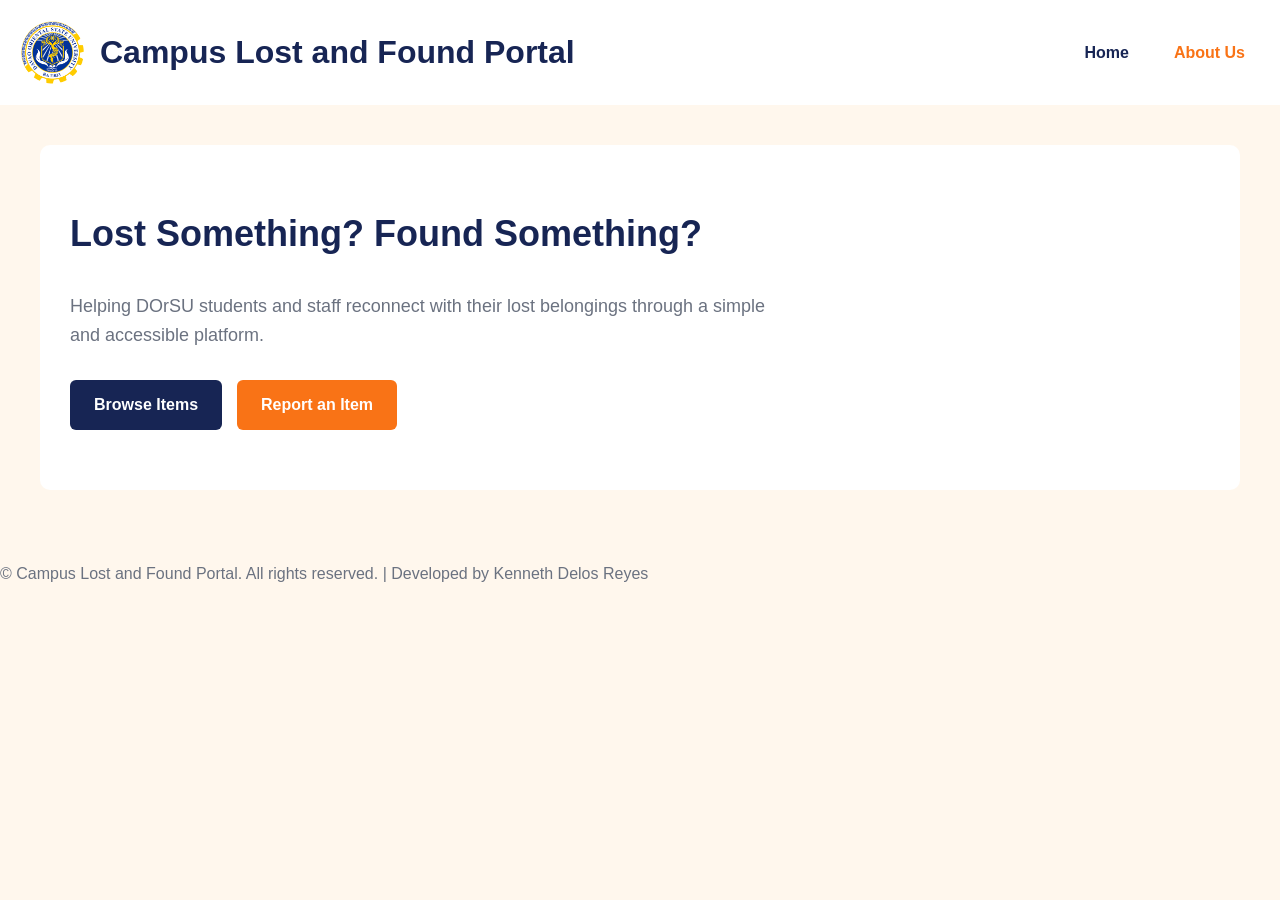
<file: website_using_html_css_js/index.html>
<?xml version="1.0" encoding="UTF-8"?>
<!DOCTYPE html PUBLIC "-//W3C//DTD XHTML 1.0 Strict//EN" "http://www.w3.org/TR/xhtml1/DTD/xhtml1-strict.dtd">

<html xmlns="http://www.w3.org/1999/xhtml" xml:lang="en" lang="en">

<head>
    <meta http-equiv="Content-Type" content="text/html; charset=UTF-8" />
    <title>Home</title>
    <link rel="stylesheet" type="text/css" href="css/main.css" />
    <link rel="stylesheet" type="text/css" href="css/responsive.css" />
    <link rel="stylesheet" type="text/css" href="css/print.css" media="print" />
</head>

<body>
    <div class="site-header">
        <div class="site-brand">
            <img src="assets/images/dorsu-logo.png" alt="DOrSU Logo" />
            <h1>Campus Lost and Found Portal</h1>
        </div>

        <div class="site-nav">
            <a class="nav-link" href="index.html">Home</a>
            <a class="about-link" href="pages/about.html">About Us</a>
        </div>
    </div>

    <div class="page-main">
        <div class="hero">
            <div class="hero-content">
                <h2>Lost Something? Found Something?</h2>

                <p>
                    Helping DOrSU students and staff reconnect
                    with their lost belongings through a simple
                    and accessible platform.
                </p>

                <div class="hero-actions">
                    <a href="pages/browse-items.html" class="btn btn-primary">
                        Browse Items
                    </a>

                    <a href="pages/report-item.html" class="btn btn-secondary">
                        Report an Item
                    </a>
                </div>
            </div>
        </div>
    </div>

    <div class="site-footer">
        <p>
            &#169; Campus Lost and Found Portal. All rights reserved.
            | Developed by Kenneth Delos Reyes
        </p>
    </div>
</body>

</html>
</file>
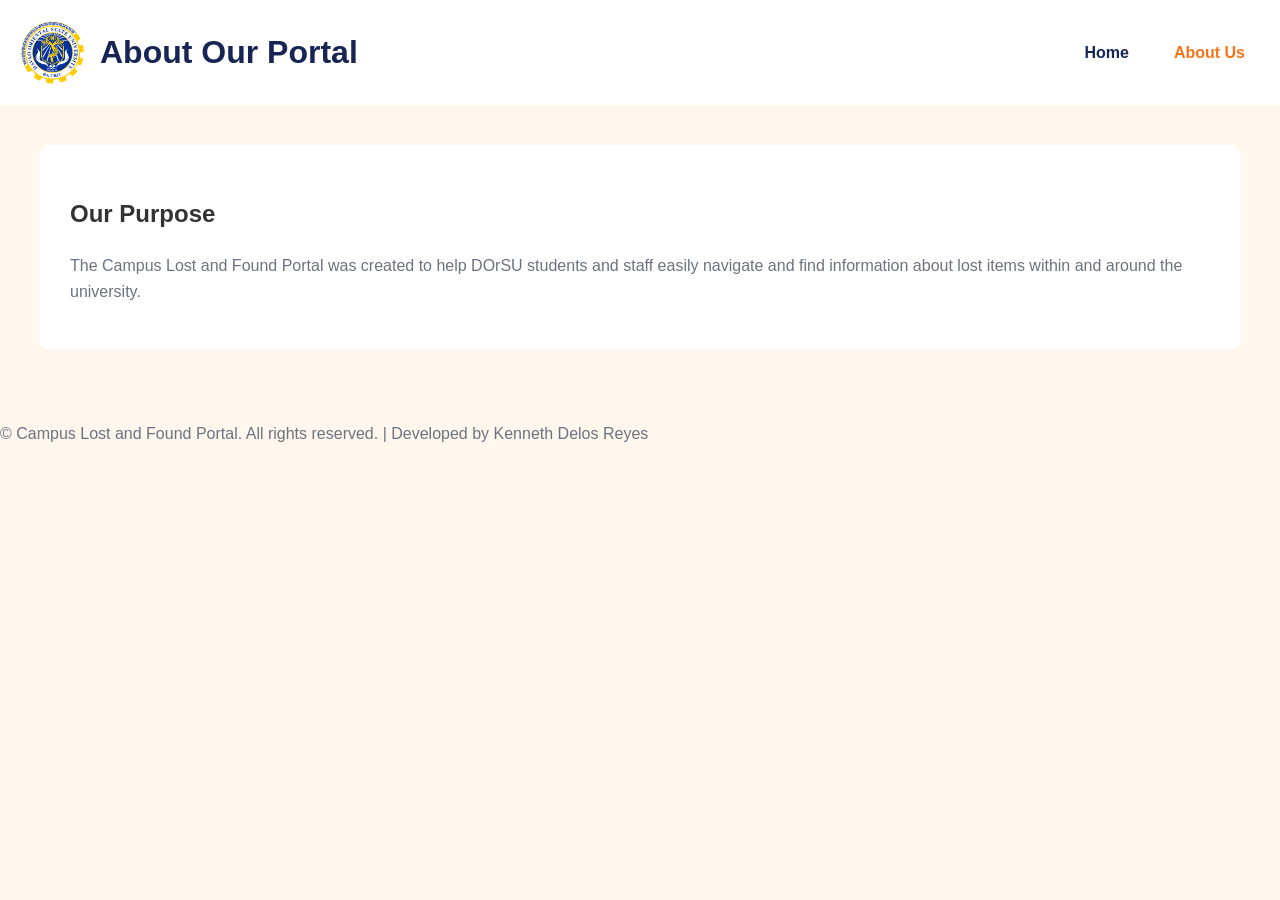
<file: website_using_html_css_js/pages/about.html>
<?xml version="1.0" encoding="UTF-8"?>
<!DOCTYPE html PUBLIC "-//W3C//DTD XHTML 1.0 Strict//EN" "http://www.w3.org/TR/xhtml1/DTD/xhtml1-strict.dtd">

<html xmlns="http://www.w3.org/1999/xhtml" xml:lang="en" lang="en">

<head>
    <meta http-equiv="Content-Type" content="text/html; charset=UTF-8" />
    <title>About Us</title>
    <link rel="stylesheet" type="text/css" href="../css/main.css" />
    <link rel="stylesheet" type="text/css" href="../css/responsive.css" />
    <link rel="stylesheet" type="text/css" href="../css/print.css" media="print" />
</head>

<body>
    <div class="site-header">
        <div class="site-brand">
            <img src="../assets/images/dorsu-logo.png" alt="DOrSU Logo" />
            <h1>About Our Portal</h1>
        </div>

        <div class="site-nav">
            <a class="nav-link" href="../index.html">Home</a>
            <a class="about-link" href="about.html">About Us</a>
        </div>
    </div>

    <div class="page-main">
        <div class="content-section">
            <h2>Our Purpose</h2>

            <p>
                The Campus Lost and Found Portal was created to help
                DOrSU students and staff easily navigate and find
                information about lost items within and around the university.
            </p>
        </div>
    </div>

    <div class="site-footer">
        <p>
            &#169; Campus Lost and Found Portal. All rights reserved.
            | Developed by Kenneth Delos Reyes
        </p>
    </div>
</body>

</html>
</file>
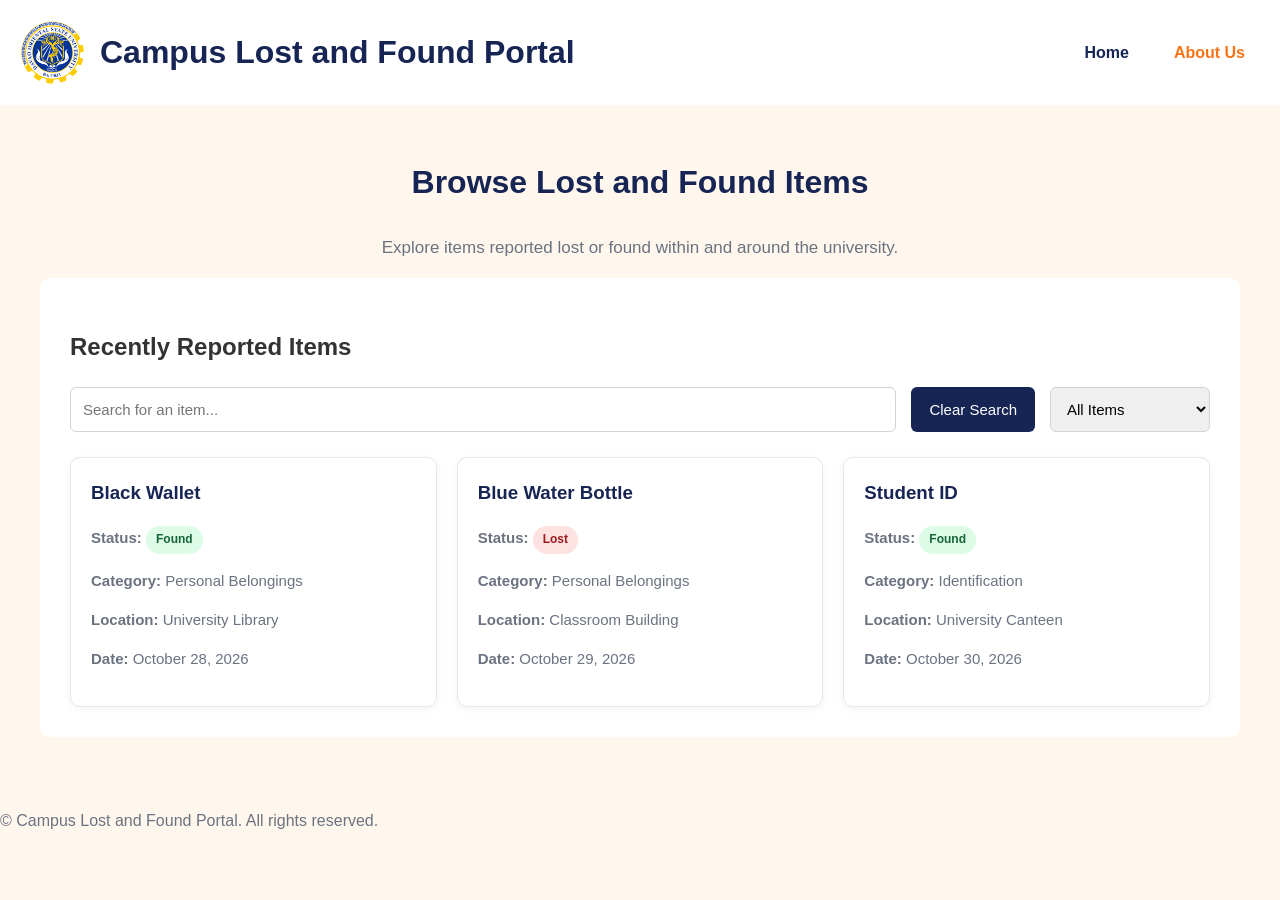
<file: website_using_html_css_js/pages/browse-items.html>
<?xml version="1.0" encoding="UTF-8"?>
<!DOCTYPE html PUBLIC "-//W3C//DTD XHTML 1.0 Strict//EN" "http://www.w3.org/TR/xhtml1/DTD/xhtml1-strict.dtd">

<html xmlns="http://www.w3.org/1999/xhtml" xml:lang="en" lang="en">

<head>
    <meta http-equiv="Content-Type" content="text/html; charset=UTF-8" />
    <title>Browse Items | Campus Lost and Found Portal</title>
    <link rel="stylesheet" type="text/css" href="../css/main.css" />
    <link rel="stylesheet" type="text/css" href="../css/responsive.css" />
    <link rel="stylesheet" type="text/css" href="../css/print.css" media="print" />
</head>

<body>
    <div class="site-header">
        <div class="site-brand">
            <img src="../assets/images/dorsu-logo.png" alt="Davao Oriental State University logo" />
            <h1>Campus Lost and Found Portal</h1>
        </div>

        <div class="site-nav">
            <a class="nav-link" href="../index.html">Home</a>
            <a class="about-link" href="about.html">About Us</a>
        </div>
    </div>

    <div class="page-main">
        <div class="page-heading">
            <h2>Browse Lost and Found Items</h2>
            <p>Explore items reported lost or found within and around the university.</p>
        </div>

        <div class="items-section">
            <h2>Recently Reported Items</h2>

            <div class="items-controls">

                <input type="text" id="search-input" placeholder="Search for an item..." />
                <button type="button" id="clear-search">
                    Clear Search
                </button>

                <select id="status-filter">
                    <option value="all">All Items</option>
                    <option value="lost">Lost Items</option>
                    <option value="found">Found Items</option>
                </select>

            </div>

            <div class="items-container">

                <div class="item-card">
                    <h3>Black Wallet</h3>
                    <p>
                        <strong>Status:</strong>
                        <span class="status-badge status-found">Found</span>
                    </p>
                    <p><strong>Category:</strong> Personal Belongings</p>
                    <p><strong>Location:</strong> University Library</p>
                    <p><strong>Date:</strong> October 28, 2026</p>
                </div>

                <div class="item-card">
                    <h3>Blue Water Bottle</h3>
                    <p>
                        <strong>Status:</strong>
                        <span class="status-badge status-lost">Lost</span>
                    </p>
                    <p><strong>Category:</strong> Personal Belongings</p>
                    <p><strong>Location:</strong> Classroom Building</p>
                    <p><strong>Date:</strong> October 29, 2026</p>
                </div>

                <div class="item-card">
                    <h3>Student ID</h3>
                    <p>
                        <strong>Status:</strong>
                        <span class="status-badge status-found">Found</span>
                    </p>
                    <p><strong>Category:</strong> Identification</p>
                    <p><strong>Location:</strong> University Canteen</p>
                    <p><strong>Date:</strong> October 30, 2026</p>
                </div>

                <p id="no-results" class="no-results">
                    No matching items found. Try another search term or change your status filter.
                </p>
            </div>
        </div>
    </div>

    <div class="site-footer">
        <p>&#169; Campus Lost and Found Portal. All rights reserved.</p>
    </div>
    <script type="text/javascript" src="../js/browse.js"></script>
</body>

</html>
</file>
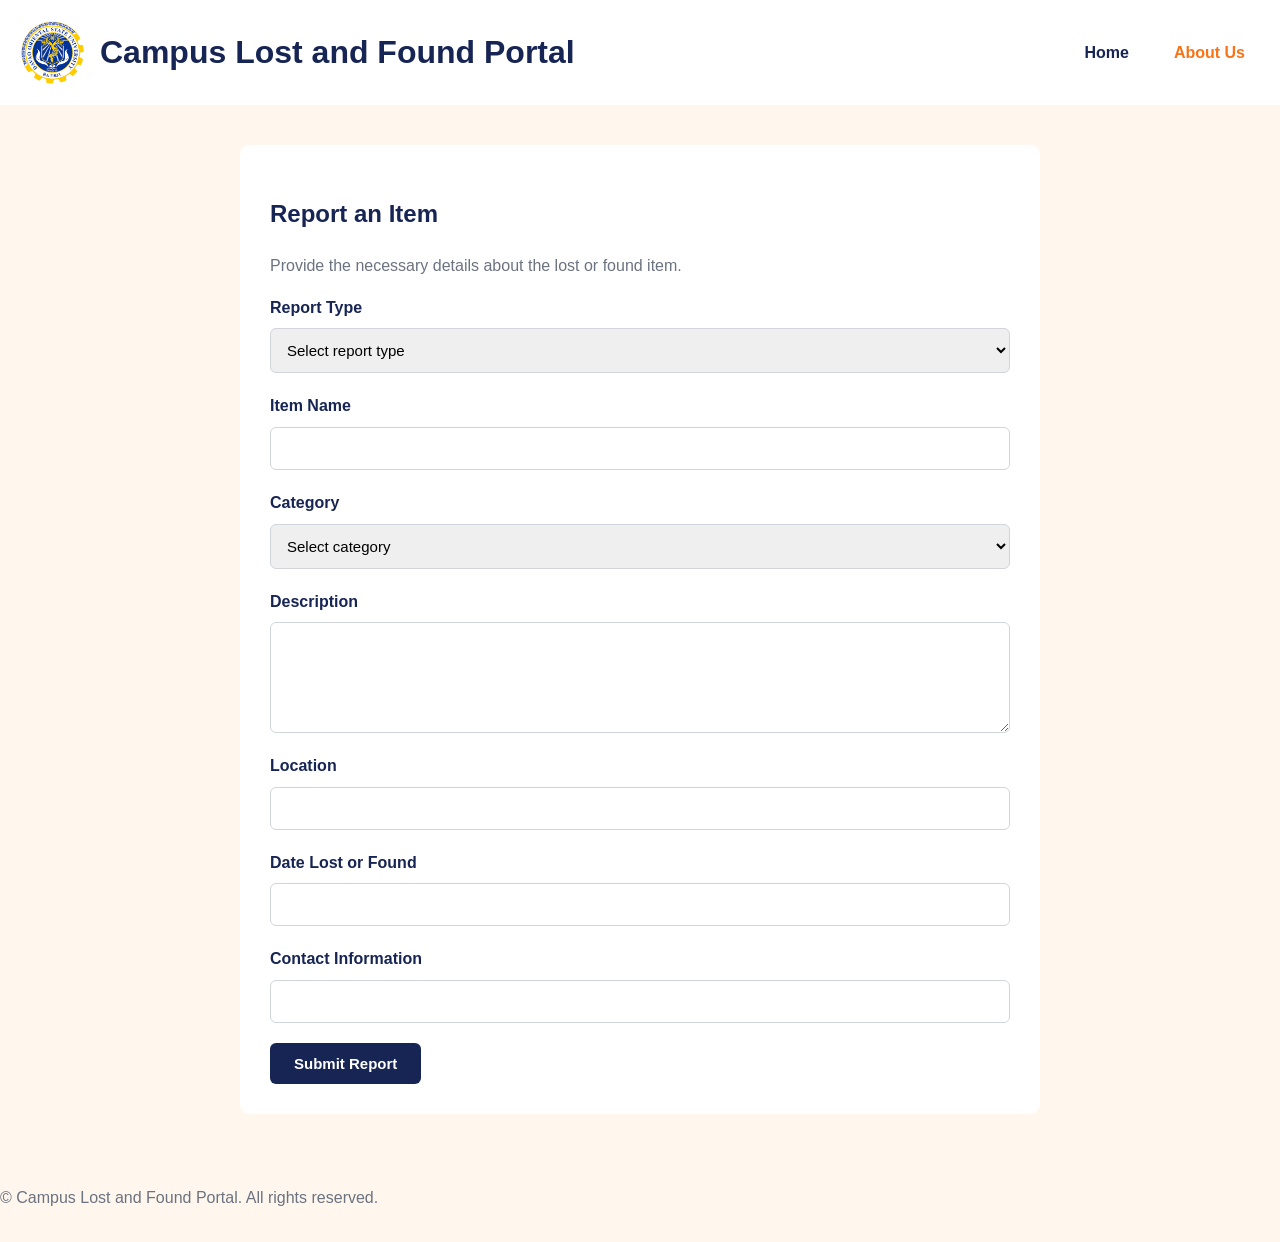
<file: website_using_html_css_js/pages/report-item.html>
<?xml version="1.0" encoding="UTF-8"?>
<!DOCTYPE html PUBLIC "-//W3C//DTD XHTML 1.0 Strict//EN" "http://www.w3.org/TR/xhtml1/DTD/xhtml1-strict.dtd">

<html xmlns="http://www.w3.org/1999/xhtml" xml:lang="en" lang="en">

<head>
    <meta http-equiv="Content-Type" content="text/html; charset=UTF-8" />
    <title>Report Item | Campus Lost and Found Portal</title>
    <link rel="stylesheet" type="text/css" href="../css/main.css" />
    <link rel="stylesheet" type="text/css" href="../css/responsive.css" />
    <link rel="stylesheet" type="text/css" href="../css/print.css" media="print" />
</head>

<body>
    <div class="site-header">
        <div class="site-brand">
            <img src="../assets/images/dorsu-logo.png" alt="DOrSU Logo" />
            <h1>Campus Lost and Found Portal</h1>
        </div>

        <div class="site-nav">
            <a class="nav-link" href="../index.html">Home</a>
            <a class="about-link" href="about.html">About Us</a>
        </div>
    </div>

    <div class="page-main">
        <div class="content-section report-section">

            <h2>Report an Item</h2>

            <p>Provide the necessary details about the lost or found item.</p>

            <form id="report-form" action="#" method="post">

                <div class="form-group">
                    <label for="item-type">Report Type</label>

                    <select id="item-type" name="item-type">
                        <option value="">Select report type</option>
                        <option value="lost">Lost Item</option>
                        <option value="found">Found Item</option>
                    </select>
                </div>

                <div class="form-group">
                    <label for="item-name">Item Name</label>
                    <input type="text" id="item-name" name="item-name" />
                </div>

                <div class="form-group">
                    <label for="item-category">Category</label>

                    <select id="item-category" name="item-category">
                        <option value="">Select category</option>
                        <option value="personal">Personal Belongings</option>
                        <option value="identification">Identification</option>
                        <option value="electronics">Electronics</option>
                        <option value="documents">Documents</option>
                        <option value="others">Others</option>
                    </select>
                </div>

                <div class="form-group">
                    <label for="item-description">Description</label>
                    <textarea id="item-description" name="item-description" rows="5" cols="30"></textarea>
                </div>

                <div class="form-group">
                    <label for="item-location">Location</label>
                    <input type="text" id="item-location" name="item-location" />
                </div>

                <div class="form-group">
                    <label for="item-date">Date Lost or Found</label>
                    <input type="text" id="item-date" name="item-date" />
                </div>

                <div class="form-group">
                    <label for="reporter-contact">Contact Information</label>
                    <input type="text" id="reporter-contact" name="reporter-contact" />
                </div>

                <div class="form-actions">
                    <input type="submit" value="Submit Report" />
                </div>

            </form>

        </div>
    </div>

    <div class="site-footer">
        <p>&#169; Campus Lost and Found Portal. All rights reserved.</p>
    </div>
</body>

</html>
</file>
<file: website_using_html_css_js/css/main.css>
/* =========================================
   MAIN STYLESHEET
   General website styling
========================================= */

/* Color Variables */
:root {
    --primary-color: #172554;
    --accent-color: #f97316;
    --background-color: #fff7ed;
    --surface-color: #ffffff;
    --text-color: #333333;
    --muted-color: #6b7280;
}

/* General Styles */
* {
    box-sizing: border-box;
}

body {
    margin: 0;
    background-color: var(--background-color);
    color: var(--text-color);
    font-family: Arial, sans-serif;
    line-height: 1.6;
}

h1 {
    color: var(--primary-color);
    margin: 0;
}

p {
    color: var(--muted-color);
}

/* Header */
.site-header {
    display: flex;
    justify-content: space-between;
    align-items: center;
    padding: 20px;
    background-color: var(--surface-color);
}

.site-brand {
    display: flex;
    align-items: center;
    gap: 15px;
}

.site-brand img {
    width: 65px;
    height: 65px;
    object-fit: contain;
}

/* Navigation */
.site-nav {
    display: flex;
    gap: 15px;
    margin-top: 0;
}

.site-nav a {
    text-decoration: none;
    padding: 10px 15px;
    border-radius: 6px;
    font-weight: bold;
}

.nav-link {
    color: var(--primary-color);
}

.about-link {
    color: var(--accent-color);
}

.site-nav a:hover {
    background-color: var(--background-color);
}

/* Main Content */
.page-main {
    padding: 25px;
}

.content-section {
    padding: 30px;
    margin: 15px;
    background-color: var(--surface-color);
    border-radius: 10px;
}

/* Homepage Hero Section */
.hero {
    padding: 60px 30px;
    margin: 15px;
    background-color: var(--surface-color);
    border-radius: 10px;
}

.hero-content {
    max-width: 700px;
}

.hero h2 {
    color: var(--primary-color);
    font-size: 36px;
    margin-top: 0;
}

.hero p {
    color: var(--muted-color);
    font-size: 18px;
    margin-bottom: 30px;
}

/* Hero Buttons */
.hero-actions {
    display: flex;
    gap: 15px;
    flex-wrap: wrap;
}

.btn {
    display: inline-block;
    padding: 12px 24px;
    border-radius: 6px;
    text-decoration: none;
    font-weight: bold;
}

.btn-primary {
    background-color: var(--primary-color);
    color: white;
}

.btn-secondary {
    background-color: var(--accent-color);
    color: white;
}

.btn:hover {
    opacity: 0.85;
}

/* Page Heading */
.page-heading {
    text-align: center;
}

.page-heading h2 {
    color: var(--primary-color);
    font-size: 32px;
}

.page-heading p {
    font-size: 17px;
}

/* Browse Items Section */
.items-section {
    padding: 30px;
    margin: 15px;
    background-color: var(--surface-color);
    border-radius: 10px;
}

/* Search and Filter Controls */
.items-controls {
    display: flex;
    gap: 15px;
    margin-bottom: 25px;
}

.items-controls input,
.items-controls select {
    padding: 12px;
    border: 1px solid #d1d5db;
    border-radius: 6px;
    font-size: 15px;
}

.items-controls input {
    flex: 1;
}

.items-controls select {
    min-width: 160px;
}

/* Item Grid */
.items-container {
    display: grid;
    grid-template-columns: repeat(auto-fit, minmax(240px, 1fr));
    gap: 20px;
}

/* Item Cards */
.item-card {
    padding: 20px;
    background-color: var(--surface-color);
    border: 1px solid #e5e7eb;
    border-radius: 10px;
    box-shadow: 0 2px 8px rgba(0, 0, 0, 0.05);
    transition: transform 0.2s ease;
}

.item-card h3 {
    color: var(--primary-color);
    margin-top: 0;
}

.item-card p {
    color: var(--muted-color);
    font-size: 15px;
}

.item-card:hover {
    transform: translateY(-4px);
}

/* Item Status Badges */
.status-badge {
    display: inline-block;
    padding: 4px 10px;
    border-radius: 20px;
    font-size: 12px;
    font-weight: bold;
}

.status-found {
    background-color: #dcfce7;
    color: #166534;
}

.status-lost {
    background-color: #fee2e2;
    color: #991b1b;
}

/* Footer */
.site-footer {
    padding: 15px 0;
}

/* No Results Message */
.no-results {
    display: none;
    text-align: center;
    padding: 25px;
    color: var(--muted-color);
}

#clear-search {
    padding: 12px 18px;
    border: none;
    border-radius: 6px;
    background-color: var(--primary-color);
    color: white;
    font-size: 15px;
    cursor: pointer;
}

#clear-search:hover {
    opacity: 0.85;
}

/* =========================================
   REPORT ITEM FORM
========================================= */

.report-section {
    max-width: 800px;
    margin: 15px auto;
}

.report-section h2 {
    color: var(--primary-color);
}

/* Form Groups */
.form-group {
    display: flex;
    flex-direction: column;
    gap: 8px;
    margin-bottom: 20px;
}

.form-group label {
    font-weight: bold;
    color: var(--primary-color);
}

/* Form Inputs */
.form-group input,
.form-group select,
.form-group textarea {
    width: 100%;
    padding: 12px;
    border: 1px solid #d1d5db;
    border-radius: 6px;
    font-family: Arial, sans-serif;
    font-size: 15px;
    box-sizing: border-box;
}

.form-group textarea {
    resize: vertical;
}

/* Submit Button */
.form-actions input {
    padding: 12px 24px;
    border: none;
    border-radius: 6px;
    background-color: var(--primary-color);
    color: white;
    font-size: 15px;
    font-weight: bold;
    cursor: pointer;
}

.form-actions input:hover {
    opacity: 0.85;
}
</file>
<file: website_using_html_css_js/css/responsive.css>
/* =========================================
   RESPONSIVE STYLESHEET
   Adjustments for smaller screens
========================================= */

/* Mobile: Screens 600px and below */
@media screen and (max-width: 600px) {

    .site-header {
        flex-direction: column;
        align-items: flex-start;
    }

    .site-nav {
        flex-wrap: wrap;
    }

    .page-main {
        padding: 10px;
    }

    .content-section,
    .items-section {
        margin: 5px;
        padding: 20px;
    }

    .items-controls {
        flex-direction: column;
    }
}
</file>
<file: website_using_html_css_js/css/print.css>
/* =========================================
   PRINT STYLESHEET
   Adjustments for printed pages
========================================= */

@media print {

    body {
        background-color: white;
        color: black;
    }

    .site-header {
        background-color: white;
        border-bottom: 1px solid #cccccc;
    }

    .site-nav,
    .hero-actions {
        display: none;
    }

    .hero,
    .content-section,
    .items-section,
    .item-card {
        box-shadow: none;
        background-color: white;
    }

    .item-card {
        break-inside: avoid;
    }

    a {
        color: black;
        text-decoration: none;
    }
}
</file>
